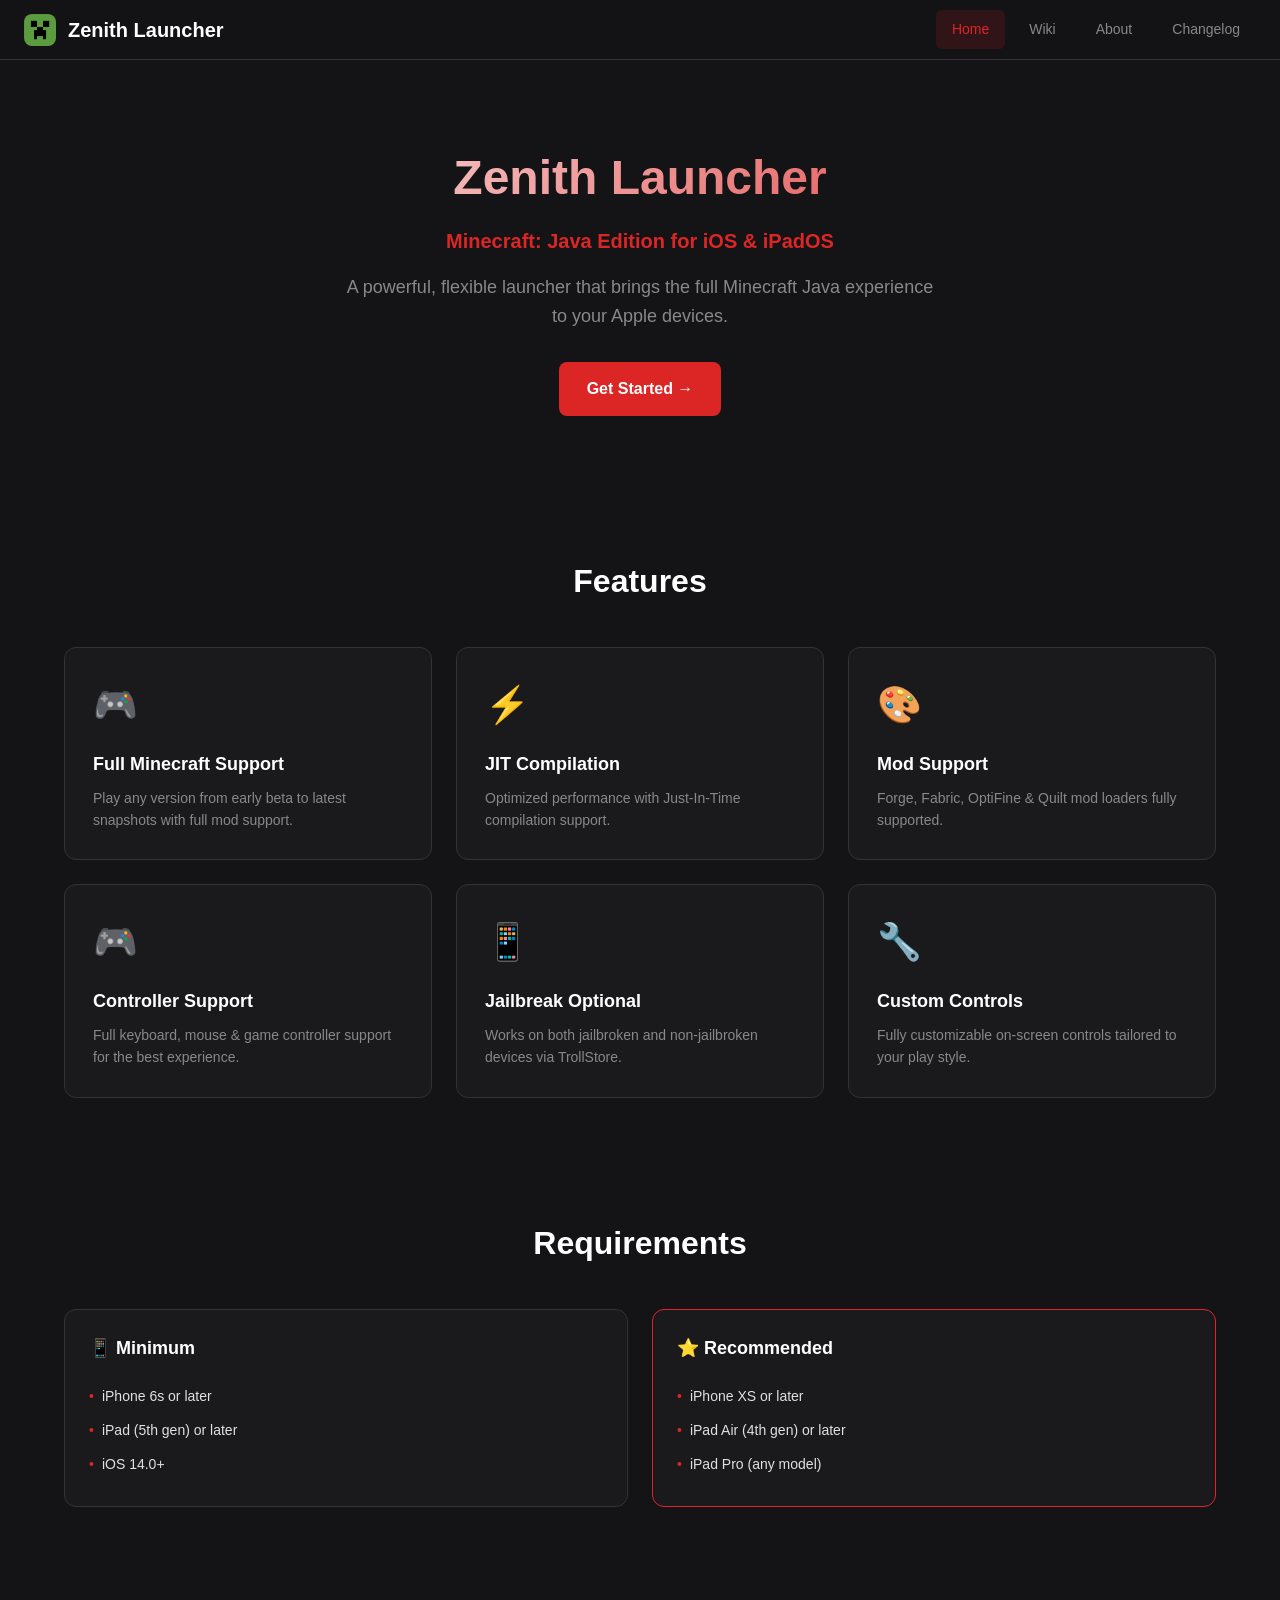
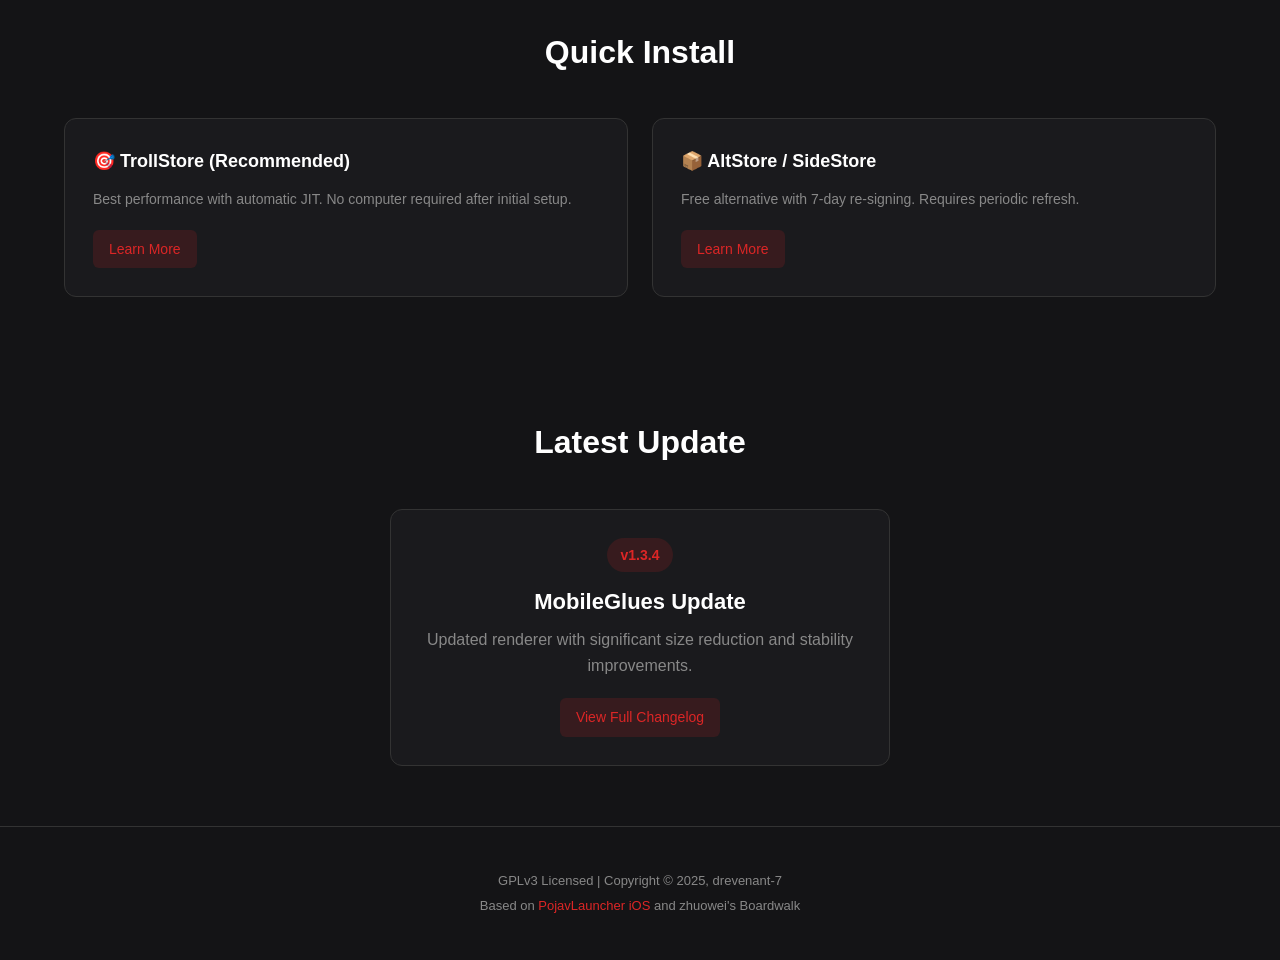
<file: index.html>
<!DOCTYPE html>
<html lang="en">
<head>
    <meta charset="UTF-8">
    <meta name="viewport" content="width=device-width, initial-scale=1.0, maximum-scale=1.0, user-scalable=no">
    <title>Zenith Launcher - Minecraft Java Edition for iOS</title>
    <link rel="stylesheet" href="style.css">
</head>
<body>
    <header>
        <div class="logo">
            <img src="logo.png" alt="Zenith Launcher" width="32" height="32">
            <span>Zenith Launcher</span>
        </div>
        
        <!-- Desktop/Landscape Nav -->
        <nav class="desktop-nav">
            <a href="index.html" class="active">Home</a>
            <a href="wiki.html">Wiki</a>
            <a href="about.html">About</a>
            <a href="changelog.html">Changelog</a>
            
        </nav>
        
        <!-- Portrait Menu Button -->
        <button class="menu-btn" onclick="toggleMenu()">☰</button>
    </header>
    
    <!-- Portrait Menu Overlay -->
    <div class="mobile-menu" id="mobileMenu">
        <button class="close-btn" onclick="toggleMenu()">✕</button>
        <div class="mobile-nav">
            <a href="index.html" class="active">🏠 Home</a>
            <a href="wiki.html">📖 Wiki</a>
            <a href="about.html">ℹ️ About</a>
            <a href="changelog.html">📋 Changelog</a>
            
        </div>
    </div>

    <main>
        <section class="hero">
            <h1>Zenith Launcher</h1>
            <p class="tagline">Minecraft: Java Edition for iOS & iPadOS</p>
            <p class="description">A powerful, flexible launcher that brings the full Minecraft Java experience to your Apple devices.</p>
            <div class="buttons">
                <a href="wiki.html" class="btn btn-primary">Get Started →</a>
            </div>
        </section>

        <section class="features">
            <h2>Features</h2>
            <div class="feature-grid">
                <div class="feature-card">
                    <div class="feature-icon">🎮</div>
                    <h3>Full Minecraft Support</h3>
                    <p>Play any version from early beta to latest snapshots with full mod support.</p>
                </div>
                <div class="feature-card">
                    <div class="feature-icon">⚡</div>
                    <h3>JIT Compilation</h3>
                    <p>Optimized performance with Just-In-Time compilation support.</p>
                </div>
                <div class="feature-card">
                    <div class="feature-icon">🎨</div>
                    <h3>Mod Support</h3>
                    <p>Forge, Fabric, OptiFine & Quilt mod loaders fully supported.</p>
                </div>
                <div class="feature-card">
                    <div class="feature-icon">🎮</div>
                    <h3>Controller Support</h3>
                    <p>Full keyboard, mouse & game controller support for the best experience.</p>
                </div>
                <div class="feature-card">
                    <div class="feature-icon">📱</div>
                    <h3>Jailbreak Optional</h3>
                    <p>Works on both jailbroken and non-jailbroken devices via TrollStore.</p>
                </div>
                <div class="feature-card">
                    <div class="feature-icon">🔧</div>
                    <h3>Custom Controls</h3>
                    <p>Fully customizable on-screen controls tailored to your play style.</p>
                </div>
            </div>
        </section>

        <section class="requirements">
            <h2>Requirements</h2>
            <div class="req-grid">
                <div class="req-card">
                    <h3>📱 Minimum</h3>
                    <ul>
                        <li>iPhone 6s or later</li>
                        <li>iPad (5th gen) or later</li>
                        <li>iOS 14.0+</li>
                    </ul>
                </div>
                <div class="req-card recommended">
                    <h3>⭐ Recommended</h3>
                    <ul>
                        <li>iPhone XS or later</li>
                        <li>iPad Air (4th gen) or later</li>
                        <li>iPad Pro (any model)</li>
                    </ul>
                </div>
            </div>
        </section>

        <section class="installation">
            <h2>Quick Install</h2>
            <div class="install-methods">
                <div class="install-card">
                    <h3>🎯 TrollStore (Recommended)</h3>
                    <p>Best performance with automatic JIT. No computer required after initial setup.</p>
                    <a href="wiki.html#trollstore" class="btn-small">Learn More</a>
                </div>
                <div class="install-card">
                    <h3>📦 AltStore / SideStore</h3>
                    <p>Free alternative with 7-day re-signing. Requires periodic refresh.</p>
                    <a href="wiki.html#altstore" class="btn-small">Learn More</a>
                </div>
            </div>
        </section>

        <section class="latest-news">
            <h2>Latest Update</h2>
            <div class="news-preview">
                <div class="version-badge">v1.3.4</div>
                <h3>MobileGlues Update</h3>
                <p>Updated renderer with significant size reduction and stability improvements.</p>
                <a href="changelog.html" class="btn-small">View Full Changelog</a>
            </div>
        </section>
    </main>

    <footer>
        <p>GPLv3 Licensed | Copyright © 2025, drevenant-7</p>
        <p>Based on <a href="https://github.com/PojavLauncherTeam/PojavLauncher_iOS">PojavLauncher iOS</a> and zhuowei's Boardwalk</p>
    </footer>

    <script>
        function toggleMenu() {
            document.getElementById('mobileMenu').classList.toggle('open');
        }
    </script>
</body>
</html>
</file>
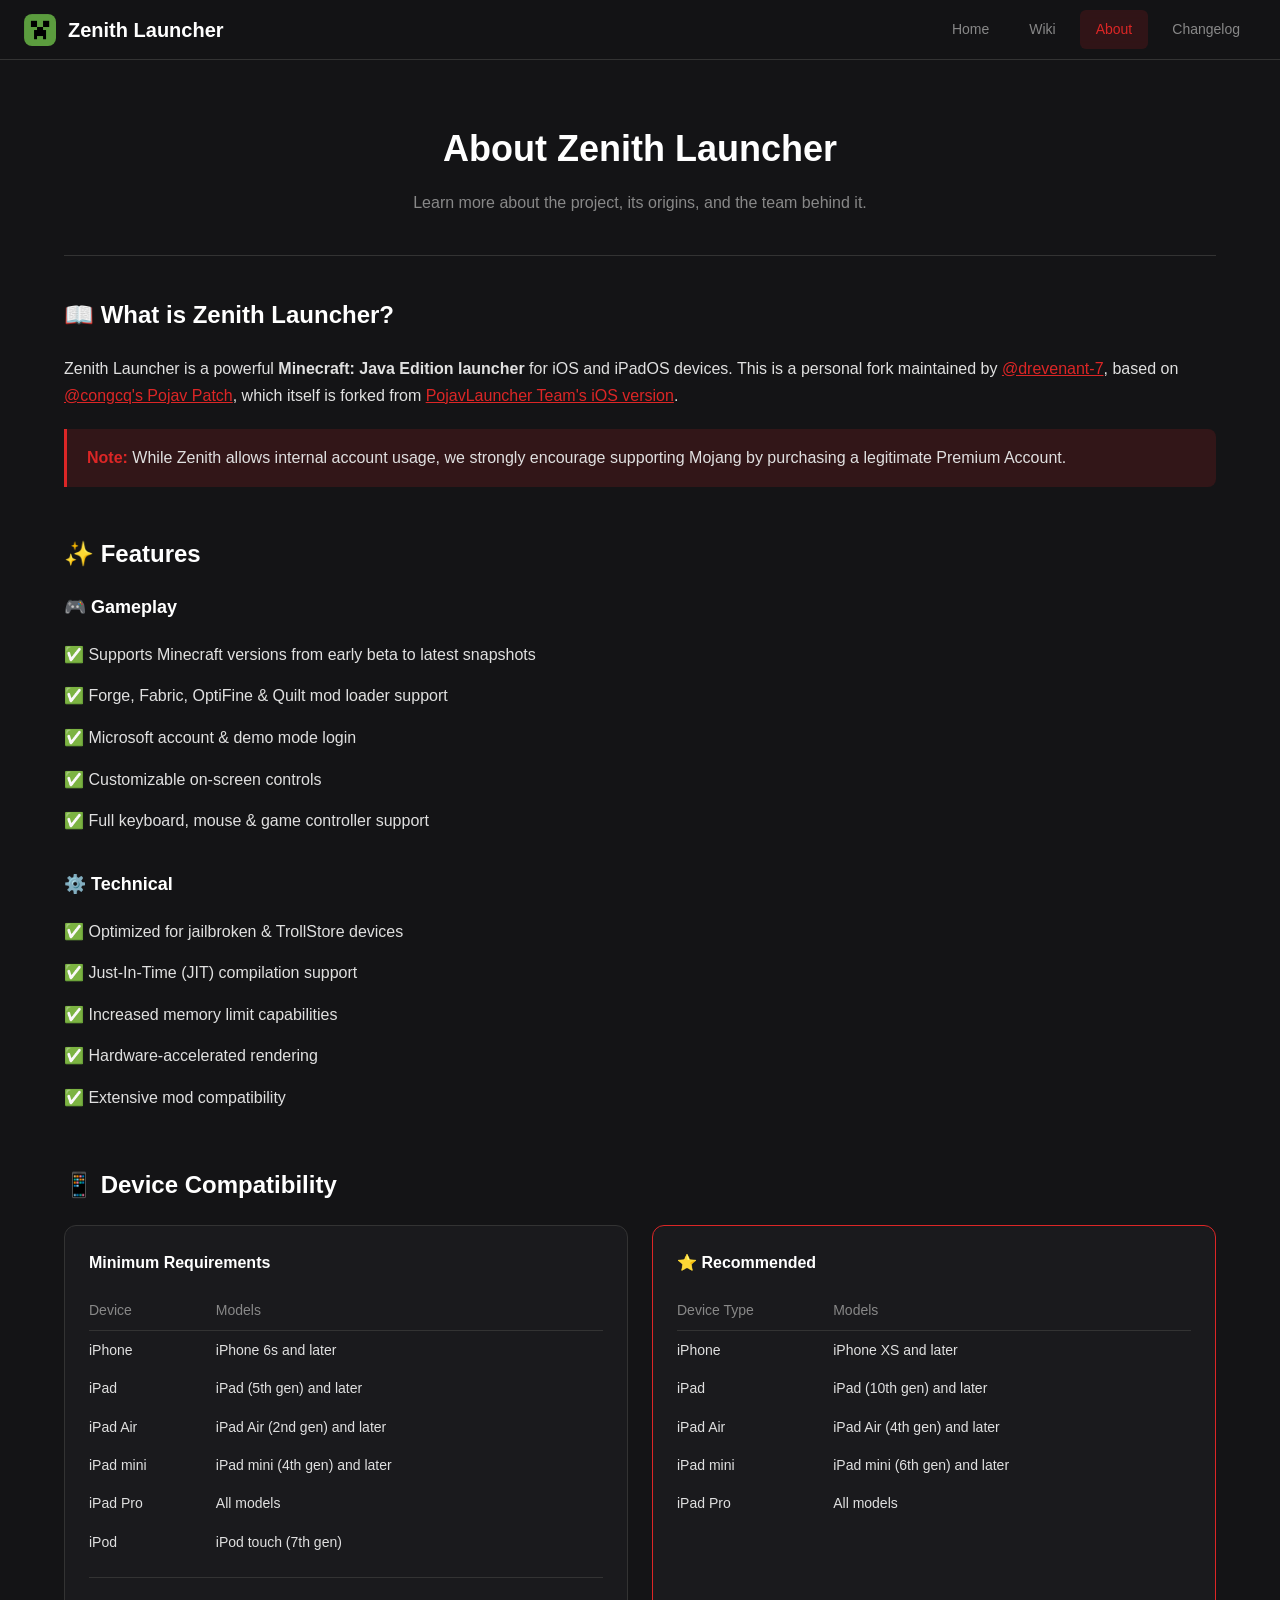
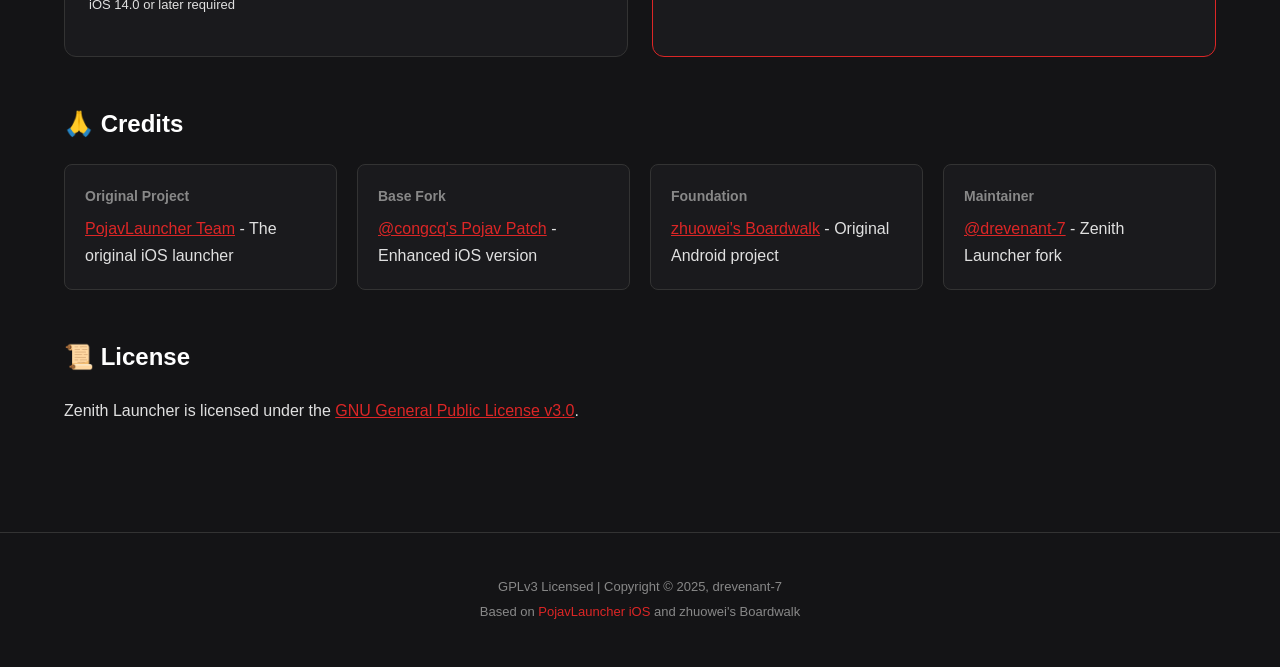
<file: about.html>
<!DOCTYPE html>
<html lang="en">
<head>
    <meta charset="UTF-8">
    <meta name="viewport" content="width=device-width, initial-scale=1.0, maximum-scale=1.0, user-scalable=no">
    <title>About - Zenith Launcher</title>
    <link rel="stylesheet" href="style.css">
</head>
<body>
    <header>
         <div class="logo">
            <img src="logo.png" alt="Zenith Launcher" width="32" height="32">
            <span>Zenith Launcher</span>
        </div>
        
        <!-- Desktop/Landscape Nav -->
        <nav class="desktop-nav">
            <a href="index.html">Home</a>
            <a href="wiki.html">Wiki</a>
            <a href="about.html" class="active">About</a>
            <a href="changelog.html">Changelog</a>
            
        </nav>
        
        <!-- Portrait Menu Button -->
        <button class="menu-btn" onclick="toggleMenu()">☰</button>
    </header>
    
    <!-- Portrait Menu Overlay -->
    <div class="mobile-menu" id="mobileMenu">
        <button class="close-btn" onclick="toggleMenu()">✕</button>
        <div class="mobile-nav">
            <a href="index.html">🏠 Home</a>
            <a href="wiki.html">📖 Wiki</a>
            <a href="about.html" class="active">ℹ️ About</a>
            <a href="changelog.html">📋 Changelog</a>
            
        </div>
    </div>

    <main>
        <section class="page-header">
            <h1>About Zenith Launcher</h1>
            <p>Learn more about the project, its origins, and the team behind it.</p>
        </section>

        <section class="about-content">
            <div class="about-section">
                <h2>📖 What is Zenith Launcher?</h2>
                <p>Zenith Launcher is a powerful <strong>Minecraft: Java Edition launcher</strong> for iOS and iPadOS devices. This is a personal fork maintained by <a href="https://github.com/drevenant-7">@drevenant-7</a>, based on <a href="https://github.com/congcq/PojavLauncher_iOS">@congcq's Pojav Patch</a>, which itself is forked from <a href="https://github.com/PojavLauncherTeam/PojavLauncher_iOS">PojavLauncher Team's iOS version</a>.</p>
                
                <div class="note-box">
                    <strong>Note:</strong> While Zenith allows internal account usage, we strongly encourage supporting Mojang by purchasing a legitimate Premium Account.
                </div>
            </div>

            <div class="about-section">
                <h2>✨ Features</h2>
                
                <div class="feature-category">
                    <h3>🎮 Gameplay</h3>
                    <ul class="checklist">
                        <li>✅ Supports Minecraft versions from early beta to latest snapshots</li>
                        <li>✅ Forge, Fabric, OptiFine & Quilt mod loader support</li>
                        <li>✅ Microsoft account & demo mode login</li>
                        <li>✅ Customizable on-screen controls</li>
                        <li>✅ Full keyboard, mouse & game controller support</li>
                    </ul>
                </div>

                <div class="feature-category">
                    <h3>⚙️ Technical</h3>
                    <ul class="checklist">
                        <li>✅ Optimized for jailbroken & TrollStore devices</li>
                        <li>✅ Just-In-Time (JIT) compilation support</li>
                        <li>✅ Increased memory limit capabilities</li>
                        <li>✅ Hardware-accelerated rendering</li>
                        <li>✅ Extensive mod compatibility</li>
                    </ul>
                </div>
            </div>

            <div class="about-section">
                <h2>📱 Device Compatibility</h2>
                
                <div class="compatibility-grid">
                    <div class="compat-card">
                        <h3>Minimum Requirements</h3>
                        <table>
                            <tr>
                                <th>Device</th>
                                <th>Models</th>
                            </tr>
                            <tr>
                                <td>iPhone</td>
                                <td>iPhone 6s and later</td>
                            </tr>
                            <tr>
                                <td>iPad</td>
                                <td>iPad (5th gen) and later</td>
                            </tr>
                            <tr>
                                <td>iPad Air</td>
                                <td>iPad Air (2nd gen) and later</td>
                            </tr>
                            <tr>
                                <td>iPad mini</td>
                                <td>iPad mini (4th gen) and later</td>
                            </tr>
                            <tr>
                                <td>iPad Pro</td>
                                <td>All models</td>
                            </tr>
                            <tr>
                                <td>iPod</td>
                                <td>iPod touch (7th gen)</td>
                            </tr>
                        </table>
                        <p class="req-note">iOS 14.0 or later required</p>
                    </div>

                    <div class="compat-card recommended">
                        <h3>⭐ Recommended</h3>
                        <table>
                            <tr>
                                <th>Device Type</th>
                                <th>Models</th>
                            </tr>
                            <tr>
                                <td>iPhone</td>
                                <td>iPhone XS and later</td>
                            </tr>
                            <tr>
                                <td>iPad</td>
                                <td>iPad (10th gen) and later</td>
                            </tr>
                            <tr>
                                <td>iPad Air</td>
                                <td>iPad Air (4th gen) and later</td>
                            </tr>
                            <tr>
                                <td>iPad mini</td>
                                <td>iPad mini (6th gen) and later</td>
                            </tr>
                            <tr>
                                <td>iPad Pro</td>
                                <td>All models</td>
                            </tr>
                        </table>
                    </div>
                </div>
            </div>

            <div class="about-section">
                <h2>🙏 Credits</h2>
                <div class="credits">
                    <div class="credit-item">
                        <h4>Original Project</h4>
                        <p><a href="https://github.com/PojavLauncherTeam/PojavLauncher_iOS">PojavLauncher Team</a> - The original iOS launcher</p>
                    </div>
                    <div class="credit-item">
                        <h4>Base Fork</h4>
                        <p><a href="https://github.com/congcq/PojavLauncher_iOS">@congcq's Pojav Patch</a> - Enhanced iOS version</p>
                    </div>
                    <div class="credit-item">
                        <h4>Foundation</h4>
                        <p><a href="https://github.com/zhuowei/Boardwalk">zhuowei's Boardwalk</a> - Original Android project</p>
                    </div>
                    <div class="credit-item">
                        <h4>Maintainer</h4>
                        <p><a href="https://github.com/drevenant-7">@drevenant-7</a> - Zenith Launcher fork</p>
                    </div>
                </div>
            </div>

            <div class="about-section">
                <h2>📜 License</h2>
                <p>Zenith Launcher is licensed under the <a href="https://www.gnu.org/licenses/gpl-3.0">GNU General Public License v3.0</a>.</p>
            </div>
        </section>
    </main>

    <footer>
        <p>GPLv3 Licensed | Copyright © 2025, drevenant-7</p>
        <p>Based on <a href="https://github.com/PojavLauncherTeam/PojavLauncher_iOS">PojavLauncher iOS</a> and zhuowei's Boardwalk</p>
    </footer>

    <script>
        function toggleMenu() {
            document.getElementById('mobileMenu').classList.toggle('open');
        }
    </script>
</body>
</html>
</file>
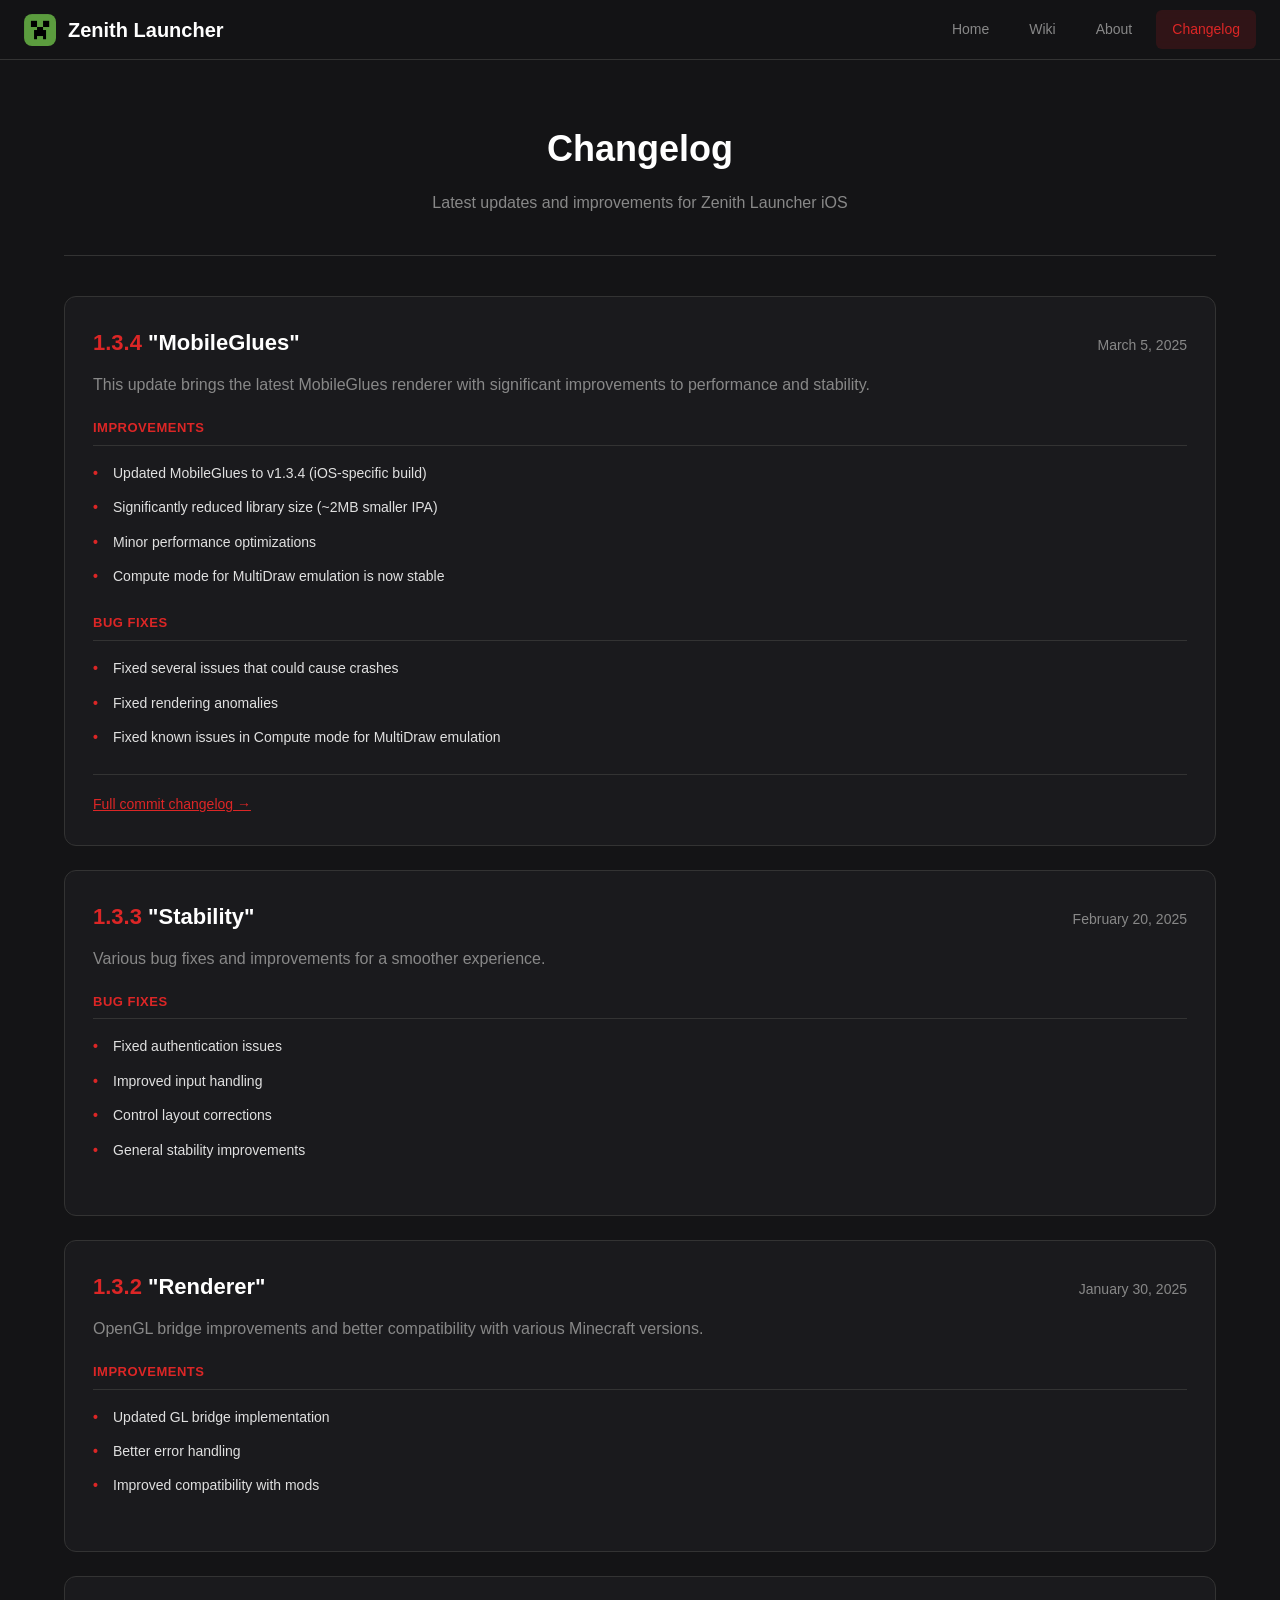
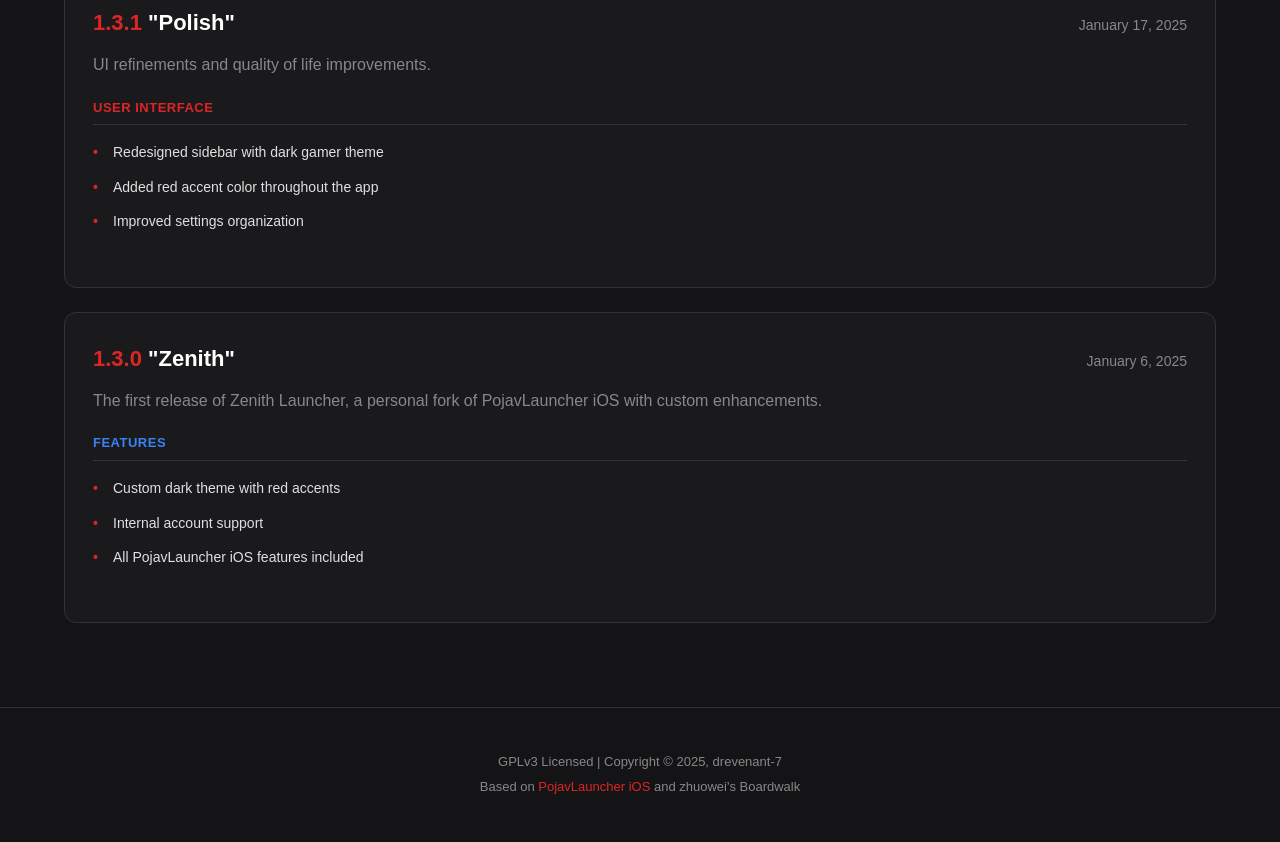
<file: changelog.html>
<!DOCTYPE html>
<html lang="en">
<head>
    <meta charset="UTF-8">
    <meta name="viewport" content="width=device-width, initial-scale=1.0, maximum-scale=1.0, user-scalable=no">
    <title>Changelog - Zenith Launcher</title>
    <link rel="stylesheet" href="style.css">
</head>
<body>
    <header>
         <div class="logo">
            <img src="logo.png" alt="Zenith Launcher" width="32" height="32">
            <span>Zenith Launcher</span>
        </div>
        
        <!-- Desktop/Landscape Nav -->
        <nav class="desktop-nav">
            <a href="index.html">Home</a>
            <a href="wiki.html">Wiki</a>
            <a href="about.html">About</a>
            <a href="changelog.html" class="active">Changelog</a>
            
        </nav>
        
        <!-- Portrait Menu Button -->
        <button class="menu-btn" onclick="toggleMenu()">☰</button>
    </header>
    
    <!-- Portrait Menu Overlay -->
    <div class="mobile-menu" id="mobileMenu">
        <button class="close-btn" onclick="toggleMenu()">✕</button>
        <div class="mobile-nav">
            <a href="index.html">🏠 Home</a>
            <a href="wiki.html">📖 Wiki</a>
            <a href="about.html">ℹ️ About</a>
            <a href="changelog.html" class="active">📋 Changelog</a>
         
        </div>
    </div>

    <main>
        <section class="page-header">
            <h1>Changelog</h1>
            <p>Latest updates and improvements for Zenith Launcher iOS</p>
        </section>

        <section class="changelog">
            <!-- Version 1.3.4 -->
            <div class="version-section">
                <div class="version-header">
                    <h2><span class="version-num">1.3.4</span> "MobileGlues"</h2>
                    <span class="version-date">March 5, 2025</span>
                </div>
                <p class="version-desc">This update brings the latest MobileGlues renderer with significant improvements to performance and stability.</p>
                
                <div class="change-section">
                    <h3 class="section-title">Improvements</h3>
                    <ul>
                        <li>Updated MobileGlues to v1.3.4 (iOS-specific build)</li>
                        <li>Significantly reduced library size (~2MB smaller IPA)</li>
                        <li>Minor performance optimizations</li>
                        <li>Compute mode for MultiDraw emulation is now stable</li>
                    </ul>
                </div>
                
                <div class="change-section">
                    <h3 class="section-title bugfix">Bug Fixes</h3>
                    <ul>
                        <li>Fixed several issues that could cause crashes</li>
                        <li>Fixed rendering anomalies</li>
                        <li>Fixed known issues in Compute mode for MultiDraw emulation</li>
                    </ul>
                </div>
                
                <div class="version-links">
                    <a href="https://github.com/drevenant-7/Zenith-Launcher-iOS/compare/v1.3.3...v1.3.4" target="_blank">Full commit changelog →</a>
                </div>
            </div>

            <!-- Version 1.3.3 -->
            <div class="version-section">
                <div class="version-header">
                    <h2><span class="version-num">1.3.3</span> "Stability"</h2>
                    <span class="version-date">February 20, 2025</span>
                </div>
                <p class="version-desc">Various bug fixes and improvements for a smoother experience.</p>
                
                <div class="change-section">
                    <h3 class="section-title bugfix">Bug Fixes</h3>
                    <ul>
                        <li>Fixed authentication issues</li>
                        <li>Improved input handling</li>
                        <li>Control layout corrections</li>
                        <li>General stability improvements</li>
                    </ul>
                </div>
            </div>

            <!-- Version 1.3.2 -->
            <div class="version-section">
                <div class="version-header">
                    <h2><span class="version-num">1.3.2</span> "Renderer"</h2>
                    <span class="version-date">January 30, 2025</span>
                </div>
                <p class="version-desc">OpenGL bridge improvements and better compatibility with various Minecraft versions.</p>
                
                <div class="change-section">
                    <h3 class="section-title">Improvements</h3>
                    <ul>
                        <li>Updated GL bridge implementation</li>
                        <li>Better error handling</li>
                        <li>Improved compatibility with mods</li>
                    </ul>
                </div>
            </div>

            <!-- Version 1.3.1 -->
            <div class="version-section">
                <div class="version-header">
                    <h2><span class="version-num">1.3.1</span> "Polish"</h2>
                    <span class="version-date">January 17, 2025</span>
                </div>
                <p class="version-desc">UI refinements and quality of life improvements.</p>
                
                <div class="change-section">
                    <h3 class="section-title">User Interface</h3>
                    <ul>
                        <li>Redesigned sidebar with dark gamer theme</li>
                        <li>Added red accent color throughout the app</li>
                        <li>Improved settings organization</li>
                    </ul>
                </div>
            </div>

            <!-- Version 1.3.0 -->
            <div class="version-section">
                <div class="version-header">
                    <h2><span class="version-num">1.3.0</span> "Zenith"</h2>
                    <span class="version-date">January 6, 2025</span>
                </div>
                <p class="version-desc">The first release of Zenith Launcher, a personal fork of PojavLauncher iOS with custom enhancements.</p>
                
                <div class="change-section">
                    <h3 class="section-title feature">Features</h3>
                    <ul>
                        <li>Custom dark theme with red accents</li>
                        <li>Internal account support</li>
                        <li>All PojavLauncher iOS features included</li>
                    </ul>
                </div>
            </div>
        </section>
    </main>

    <footer>
        <p>GPLv3 Licensed | Copyright © 2025, drevenant-7</p>
        <p>Based on <a href="https://github.com/PojavLauncherTeam/PojavLauncher_iOS">PojavLauncher iOS</a> and zhuowei's Boardwalk</p>
    </footer>

    <script>
        function toggleMenu() {
            document.getElementById('mobileMenu').classList.toggle('open');
        }
    </script>
</body>
</html>
</file>
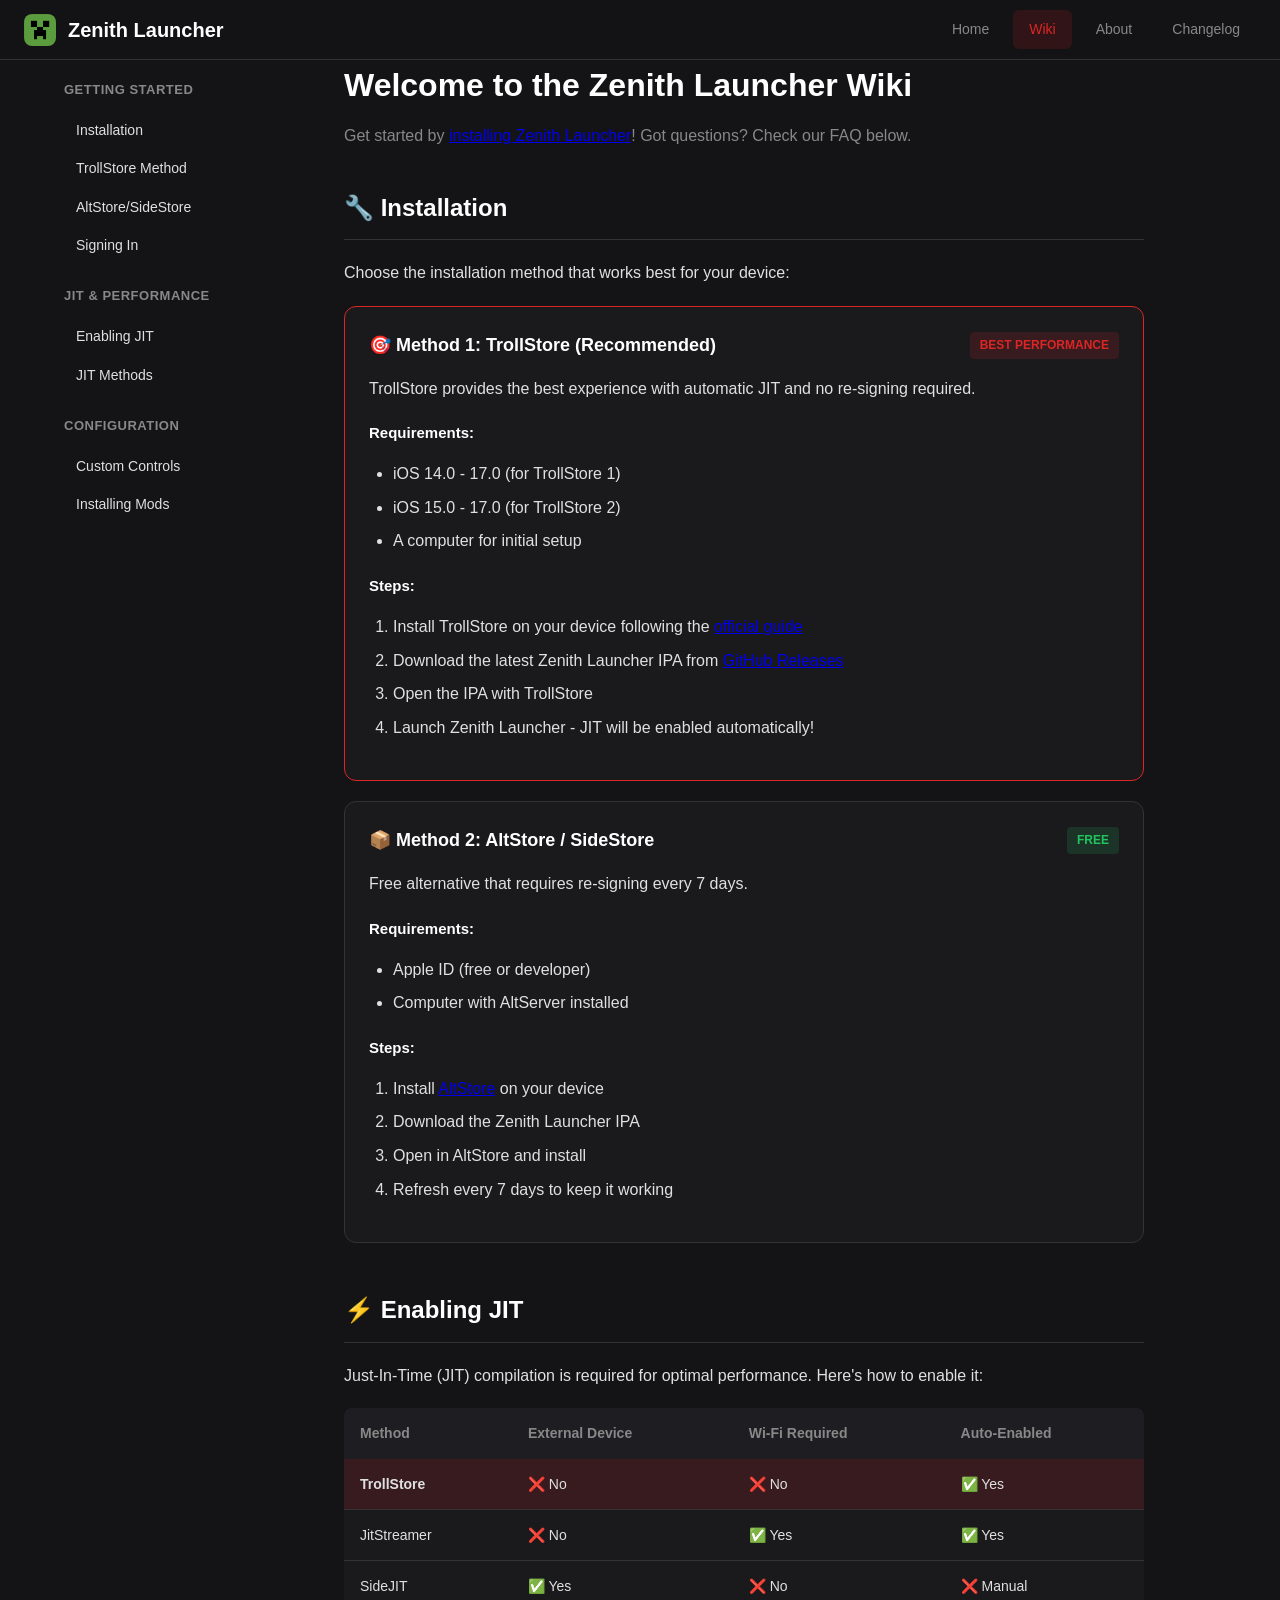
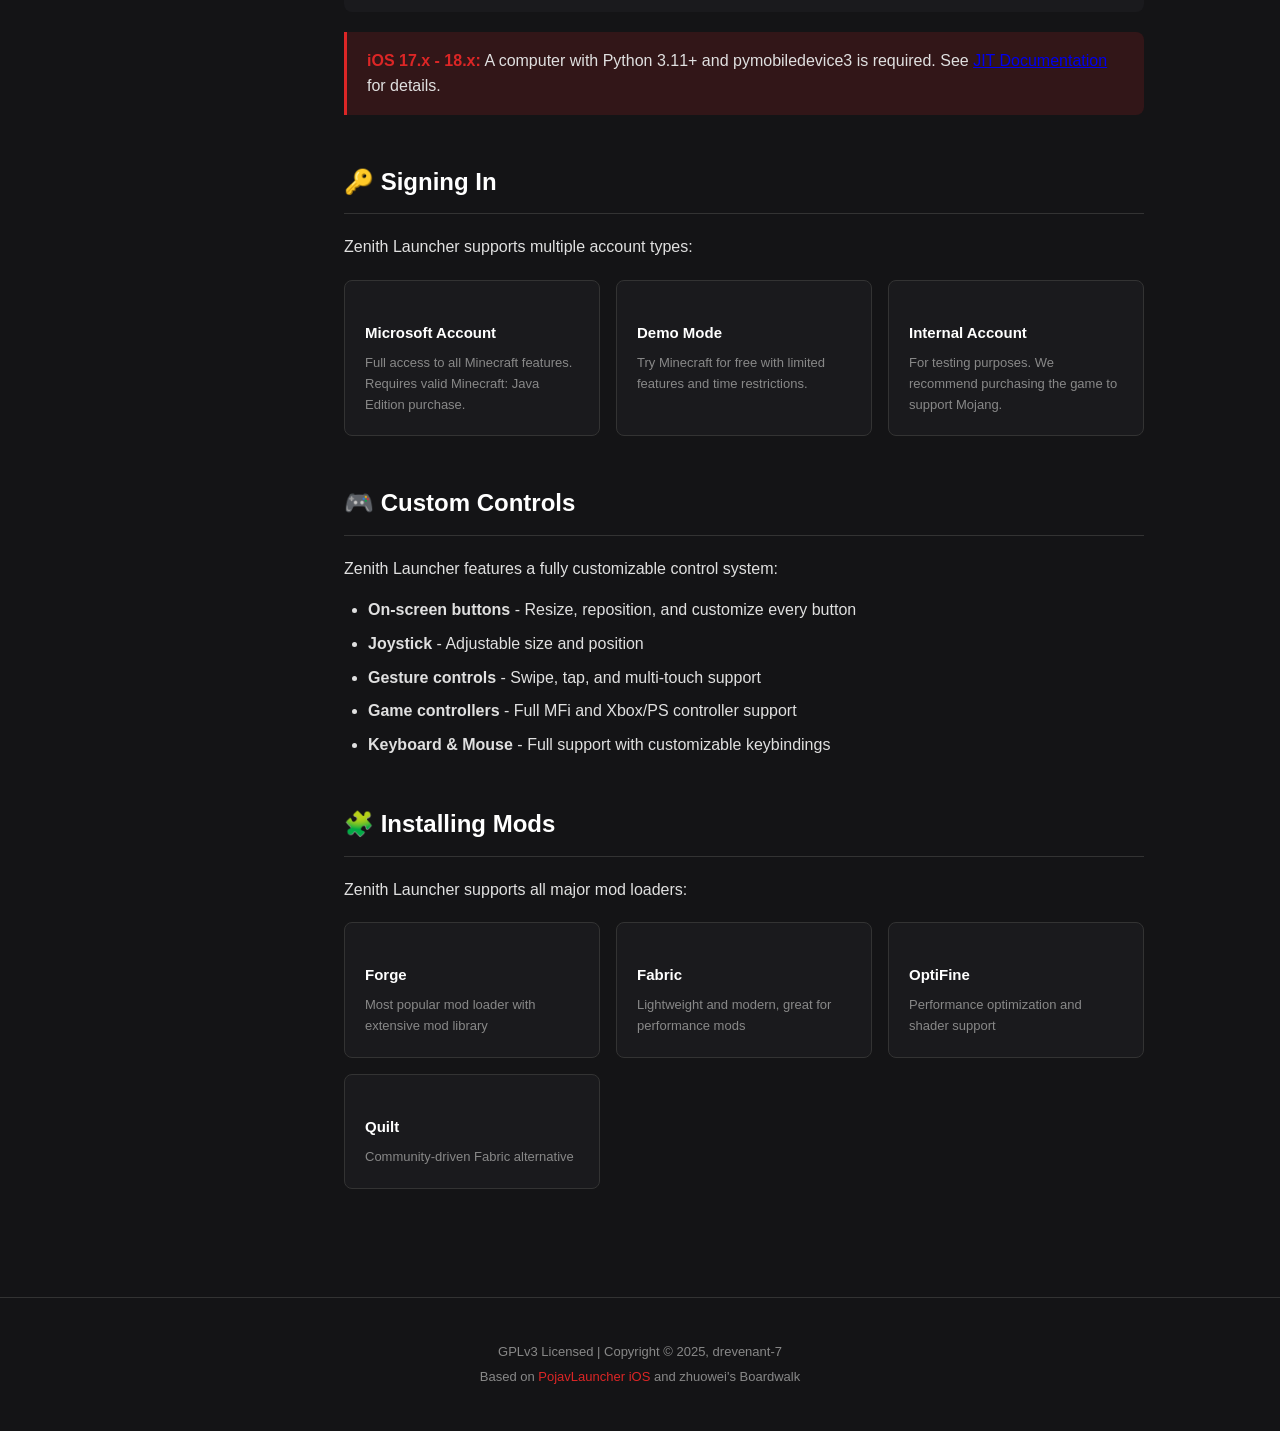
<file: wiki.html>
<!DOCTYPE html>
<html lang="en">
<head>
    <meta charset="UTF-8">
    <meta name="viewport" content="width=device-width, initial-scale=1.0, maximum-scale=1.0, user-scalable=no">
    <title>Wiki - Zenith Launcher</title>
    <link rel="stylesheet" href="style.css">
</head>
<body>
    <header>
         <div class="logo">
            <img src="logo.png" alt="Zenith Launcher" width="32" height="32">
            <span>Zenith Launcher</span>
        </div>
        
        <!-- Desktop/Landscape Nav -->
        <nav class="desktop-nav">
            <a href="index.html">Home</a>
            <a href="wiki.html" class="active">Wiki</a>
            <a href="about.html">About</a>
            <a href="changelog.html">Changelog</a>
            
        </nav>
        
        <!-- Portrait Menu Button -->
        <button class="menu-btn" onclick="toggleMenu()">☰</button>
    </header>
    
    <!-- Portrait Menu Overlay -->
    <div class="mobile-menu" id="mobileMenu">
        <button class="close-btn" onclick="toggleMenu()">✕</button>
        <div class="mobile-nav">
            <a href="index.html">🏠 Home</a>
            <a href="wiki.html" class="active">📖 Wiki</a>
            <a href="about.html">ℹ️ About</a>
            <a href="changelog.html">📋 Changelog</a>
           
        </div>
    </div>

    <main class="wiki-layout">
        <aside class="wiki-sidebar">
            <h3>Getting Started</h3>
            <ul>
                <li><a href="#installation">Installation</a></li>
                <li><a href="#trollstore">TrollStore Method</a></li>
                <li><a href="#altstore">AltStore/SideStore</a></li>
                <li><a href="#sign-in">Signing In</a></li>
            </ul>
            <h3>JIT & Performance</h3>
            <ul>
                <li><a href="#jit">Enabling JIT</a></li>
                <li><a href="#jit-methods">JIT Methods</a></li>
            </ul>
            <h3>Configuration</h3>
            <ul>
                <li><a href="#controls">Custom Controls</a></li>
                <li><a href="#mods">Installing Mods</a></li>
            </ul>
        </aside>

        <article class="wiki-content">
            <h1>Welcome to the Zenith Launcher Wiki</h1>
            <p class="intro">Get started by <a href="#installation">installing Zenith Launcher</a>! Got questions? Check our FAQ below.</p>

            <section id="installation" class="wiki-section">
                <h2>🔧 Installation</h2>
                <p>Choose the installation method that works best for your device:</p>

                <div id="trollstore" class="method-card recommended">
                    <div class="method-header">
                        <h3>🎯 Method 1: TrollStore (Recommended)</h3>
                        <span class="badge best">Best Performance</span>
                    </div>
                    <p>TrollStore provides the best experience with automatic JIT and no re-signing required.</p>
                    
                    <h4>Requirements:</h4>
                    <ul>
                        <li>iOS 14.0 - 17.0 (for TrollStore 1)</li>
                        <li>iOS 15.0 - 17.0 (for TrollStore 2)</li>
                        <li>A computer for initial setup</li>
                    </ul>

                    <h4>Steps:</h4>
                    <ol>
                        <li>Install TrollStore on your device following the <a href="https://github.com/opa334/TrollStore" target="_blank">official guide</a></li>
                        <li>Download the latest Zenith Launcher IPA from <a href="https://github.com/drevenant-7/Zenith-Launcher-iOS/releases" target="_blank">GitHub Releases</a></li>
                        <li>Open the IPA with TrollStore</li>
                        <li>Launch Zenith Launcher - JIT will be enabled automatically!</li>
                    </ol>
                </div>

                <div id="altstore" class="method-card">
                    <div class="method-header">
                        <h3>📦 Method 2: AltStore / SideStore</h3>
                        <span class="badge free">Free</span>
                    </div>
                    <p>Free alternative that requires re-signing every 7 days.</p>
                    
                    <h4>Requirements:</h4>
                    <ul>
                        <li>Apple ID (free or developer)</li>
                        <li>Computer with AltServer installed</li>
                    </ul>

                    <h4>Steps:</h4>
                    <ol>
                        <li>Install <a href="https://altstore.io" target="_blank">AltStore</a> on your device</li>
                        <li>Download the Zenith Launcher IPA</li>
                        <li>Open in AltStore and install</li>
                        <li>Refresh every 7 days to keep it working</li>
                    </ol>
                </div>
            </section>

            <section id="jit" class="wiki-section">
                <h2>⚡ Enabling JIT</h2>
                <p>Just-In-Time (JIT) compilation is required for optimal performance. Here's how to enable it:</p>

                <div id="jit-methods" class="jit-table">
                    <table>
                        <thead>
                            <tr>
                                <th>Method</th>
                                <th>External Device</th>
                                <th>Wi-Fi Required</th>
                                <th>Auto-Enabled</th>
                            </tr>
                        </thead>
                        <tbody>
                            <tr class="highlight">
                                <td><strong>TrollStore</strong></td>
                                <td>❌ No</td>
                                <td>❌ No</td>
                                <td>✅ Yes</td>
                            </tr>
                            <tr>
                                <td>JitStreamer</td>
                                <td>❌ No</td>
                                <td>✅ Yes</td>
                                <td>✅ Yes</td>
                            </tr>
                            <tr>
                                <td>SideJIT</td>
                                <td>✅ Yes</td>
                                <td>❌ No</td>
                                <td>❌ Manual</td>
                            </tr>
                        </tbody>
                    </table>
                </div>

                <div class="note-box">
                    <strong>iOS 17.x - 18.x:</strong> A computer with Python 3.11+ and pymobiledevice3 is required. See <a href="https://github.com/PojavLauncherTeam/PojavLauncher_iOS/wiki/JIT-Enabling-Guides" target="_blank">JIT Documentation</a> for details.
                </div>
            </section>

            <section id="sign-in" class="wiki-section">
                <h2>🔑 Signing In</h2>
                <p>Zenith Launcher supports multiple account types:</p>
                
                <div class="signin-options">
                    <div class="signin-card">
                        <h4>Microsoft Account</h4>
                        <p>Full access to all Minecraft features. Requires valid Minecraft: Java Edition purchase.</p>
                    </div>
                    <div class="signin-card">
                        <h4>Demo Mode</h4>
                        <p>Try Minecraft for free with limited features and time restrictions.</p>
                    </div>
                    <div class="signin-card">
                        <h4>Internal Account</h4>
                        <p>For testing purposes. We recommend purchasing the game to support Mojang.</p>
                    </div>
                </div>
            </section>

            <section id="controls" class="wiki-section">
                <h2>🎮 Custom Controls</h2>
                <p>Zenith Launcher features a fully customizable control system:</p>
                <ul>
                    <li><strong>On-screen buttons</strong> - Resize, reposition, and customize every button</li>
                    <li><strong>Joystick</strong> - Adjustable size and position</li>
                    <li><strong>Gesture controls</strong> - Swipe, tap, and multi-touch support</li>
                    <li><strong>Game controllers</strong> - Full MFi and Xbox/PS controller support</li>
                    <li><strong>Keyboard & Mouse</strong> - Full support with customizable keybindings</li>
                </ul>
            </section>

            <section id="mods" class="wiki-section">
                <h2>🧩 Installing Mods</h2>
                <p>Zenith Launcher supports all major mod loaders:</p>
                
                <div class="mod-loaders">
                    <div class="loader-card">
                        <h4>Forge</h4>
                        <p>Most popular mod loader with extensive mod library</p>
                    </div>
                    <div class="loader-card">
                        <h4>Fabric</h4>
                        <p>Lightweight and modern, great for performance mods</p>
                    </div>
                    <div class="loader-card">
                        <h4>OptiFine</h4>
                        <p>Performance optimization and shader support</p>
                    </div>
                    <div class="loader-card">
                        <h4>Quilt</h4>
                        <p>Community-driven Fabric alternative</p>
                    </div>
                </div>
            </section>
        </article>
    </main>

    <footer>
        <p>GPLv3 Licensed | Copyright © 2025, drevenant-7</p>
        <p>Based on <a href="https://github.com/PojavLauncherTeam/PojavLauncher_iOS">PojavLauncher iOS</a> and zhuowei's Boardwalk</p>
    </footer>

    <script>
        function toggleMenu() {
            document.getElementById('mobileMenu').classList.toggle('open');
        }
    </script>
</body>
</html>
</file>
<file: style.css>
/* ===== Zenith Launcher Website Styles ===== */
/* Dark theme with red accents */

:root {
    --bg-primary: #141416;
    --bg-secondary: #1e1e22;
    --bg-card: #1a1a1d;
    --border-color: #333;
    --text-primary: #ffffff;
    --text-secondary: #e0e0e0;
    --text-muted: #888;
    --accent-red: #dc2626;
    --accent-red-dim: rgba(220, 38, 38, 0.15);
    --accent-green: #22c55e;
    --accent-blue: #3b82f6;
    --header-height: 60px;
}

* {
    margin: 0;
    padding: 0;
    box-sizing: border-box;
}

body {
    font-family: -apple-system, BlinkMacSystemFont, 'Segoe UI', Roboto, 'Helvetica Neue', Arial, sans-serif;
    background-color: var(--bg-primary);
    color: var(--text-secondary);
    line-height: 1.6;
    min-height: 100vh;
}

/* ===== Header ===== */
header {
    position: fixed;
    top: 0;
    left: 0;
    right: 0;
    height: var(--header-height);
    background: rgba(20, 20, 22, 0.95);
    backdrop-filter: blur(10px);
    border-bottom: 1px solid var(--border-color);
    display: flex;
    align-items: center;
    justify-content: space-between;
    padding: 0 24px;
    z-index: 1000;
}

.logo {
    display: flex;
    align-items: center;
    gap: 12px;
    font-size: 20px;
    font-weight: bold;
    color: var(--text-primary);
    flex-shrink: 0;
}

.logo img {
    width: 36px;
    height: 36px;
    border-radius: 8px;
}

/* ===== Desktop Navigation ===== */
.desktop-nav {
    display: flex;
    gap: 8px;
}

.desktop-nav a {
    color: var(--text-muted);
    text-decoration: none;
    padding: 8px 16px;
    border-radius: 6px;
    font-size: 14px;
    font-weight: 500;
    transition: all 0.2s;
    white-space: nowrap;
}

.desktop-nav a:hover {
    color: var(--text-primary);
    background: var(--bg-secondary);
}

.desktop-nav a.active {
    color: var(--accent-red);
    background: var(--accent-red-dim);
}

/* ===== Mobile Menu Button ===== */
.menu-btn {
    display: none;
    background: var(--accent-red-dim);
    border: none;
    color: var(--accent-red);
    font-size: 20px;
    cursor: pointer;
    padding: 8px 14px;
    border-radius: 8px;
    transition: all 0.2s;
}

.menu-btn:hover {
    background: var(--accent-red);
    color: white;
}

/* ===== Mobile Menu Overlay ===== */
.mobile-menu {
    display: none;
    position: fixed;
    top: 0;
    left: 0;
    right: 0;
    bottom: 0;
    background: rgba(20, 20, 22, 0.98);
    backdrop-filter: blur(10px);
    z-index: 2000;
    padding: 80px 24px;
    flex-direction: column;
}

.mobile-menu.open {
    display: flex;
}

.close-btn {
    position: absolute;
    top: 16px;
    right: 20px;
    background: var(--bg-secondary);
    border: 1px solid var(--border-color);
    color: var(--text-primary);
    font-size: 18px;
    cursor: pointer;
    width: 44px;
    height: 44px;
    border-radius: 10px;
    display: flex;
    align-items: center;
    justify-content: center;
    transition: all 0.2s;
}

.close-btn:hover {
    background: var(--accent-red-dim);
    border-color: var(--accent-red);
    color: var(--accent-red);
}

.mobile-nav {
    display: flex;
    flex-direction: column;
    gap: 10px;
}

.mobile-nav a {
    color: var(--text-secondary);
    text-decoration: none;
    padding: 18px 20px;
    font-size: 18px;
    border-radius: 12px;
    background: var(--bg-card);
    border: 1px solid var(--border-color);
    display: flex;
    align-items: center;
    gap: 14px;
    transition: all 0.2s;
}

.mobile-nav a:hover,
.mobile-nav a.active {
    background: var(--accent-red-dim);
    border-color: var(--accent-red);
    color: var(--text-primary);
}

/* ===== Main Content ===== */
main {
    padding-top: var(--header-height);
    max-width: 1200px;
    margin: 0 auto;
    padding-left: 24px;
    padding-right: 24px;
}

/* ===== Hero Section ===== */
.hero {
    text-align: center;
    padding: 80px 20px;
}

.hero h1 {
    font-size: 48px;
    font-weight: 800;
    color: var(--text-primary);
    margin-bottom: 8px;
    background: linear-gradient(135deg, #fff 0%, #dc2626 100%);
    -webkit-background-clip: text;
    -webkit-text-fill-color: transparent;
    background-clip: text;
}

.hero .tagline {
    font-size: 20px;
    color: var(--accent-red);
    font-weight: 600;
    margin-bottom: 16px;
}

.hero .description {
    font-size: 18px;
    color: var(--text-muted);
    max-width: 600px;
    margin: 0 auto 32px;
}

.buttons {
    display: flex;
    gap: 16px;
    justify-content: center;
    flex-wrap: wrap;
}

.btn {
    display: inline-block;
    padding: 14px 28px;
    border-radius: 8px;
    font-size: 16px;
    font-weight: 600;
    text-decoration: none;
    transition: all 0.2s;
}

.btn-primary {
    background: var(--accent-red);
    color: white;
}

.btn-primary:hover {
    background: #b91c1c;
    transform: translateY(-2px);
}

.btn-secondary {
    background: var(--bg-secondary);
    color: var(--text-primary);
    border: 1px solid var(--border-color);
}

.btn-secondary:hover {
    background: var(--border-color);
}

.btn-small {
    display: inline-block;
    padding: 8px 16px;
    background: var(--accent-red-dim);
    color: var(--accent-red);
    border-radius: 6px;
    font-size: 14px;
    font-weight: 500;
    text-decoration: none;
    transition: all 0.2s;
}

.btn-small:hover {
    background: var(--accent-red);
    color: white;
}

/* ===== Features Section ===== */
.features {
    padding: 60px 0;
}

.features h2 {
    text-align: center;
    font-size: 32px;
    color: var(--text-primary);
    margin-bottom: 40px;
}

.feature-grid {
    display: grid;
    grid-template-columns: repeat(auto-fit, minmax(300px, 1fr));
    gap: 24px;
}

.feature-card {
    background: var(--bg-card);
    border: 1px solid var(--border-color);
    border-radius: 12px;
    padding: 28px;
    transition: all 0.2s;
}

.feature-card:hover {
    border-color: var(--accent-red);
    transform: translateY(-4px);
}

.feature-icon {
    font-size: 36px;
    margin-bottom: 16px;
}

.feature-card h3 {
    font-size: 18px;
    color: var(--text-primary);
    margin-bottom: 8px;
}

.feature-card p {
    color: var(--text-muted);
    font-size: 14px;
}

/* ===== Requirements Section ===== */
.requirements {
    padding: 60px 0;
}

.requirements h2 {
    text-align: center;
    font-size: 32px;
    color: var(--text-primary);
    margin-bottom: 40px;
}

.req-grid {
    display: grid;
    grid-template-columns: repeat(auto-fit, minmax(280px, 1fr));
    gap: 24px;
}

.req-card {
    background: var(--bg-card);
    border: 1px solid var(--border-color);
    border-radius: 12px;
    padding: 24px;
}

.req-card.recommended {
    border-color: var(--accent-red);
}

.req-card h3 {
    font-size: 18px;
    color: var(--text-primary);
    margin-bottom: 16px;
}

.req-card ul {
    list-style: none;
}

.req-card li {
    padding: 6px 0;
    color: var(--text-secondary);
    font-size: 14px;
}

.req-card li::before {
    content: "•";
    color: var(--accent-red);
    margin-right: 8px;
}

.req-note {
    margin-top: 16px;
    padding-top: 16px;
    border-top: 1px solid var(--border-color);
    color: var(--text-muted);
    font-size: 13px;
}

/* ===== Installation Section ===== */
.installation {
    padding: 60px 0;
}

.installation h2 {
    text-align: center;
    font-size: 32px;
    color: var(--text-primary);
    margin-bottom: 40px;
}

.install-methods {
    display: grid;
    grid-template-columns: repeat(auto-fit, minmax(300px, 1fr));
    gap: 24px;
}

.install-card {
    background: var(--bg-card);
    border: 1px solid var(--border-color);
    border-radius: 12px;
    padding: 28px;
}

.install-card h3 {
    font-size: 18px;
    color: var(--text-primary);
    margin-bottom: 12px;
}

.install-card p {
    color: var(--text-muted);
    font-size: 14px;
    margin-bottom: 20px;
}

/* ===== Latest News Section ===== */
.latest-news {
    padding: 60px 0;
}

.latest-news h2 {
    text-align: center;
    font-size: 32px;
    color: var(--text-primary);
    margin-bottom: 40px;
}

.news-preview {
    background: var(--bg-card);
    border: 1px solid var(--border-color);
    border-radius: 12px;
    padding: 28px;
    text-align: center;
    max-width: 500px;
    margin: 0 auto;
}

.version-badge {
    display: inline-block;
    background: var(--accent-red-dim);
    color: var(--accent-red);
    padding: 6px 14px;
    border-radius: 20px;
    font-size: 14px;
    font-weight: bold;
    margin-bottom: 12px;
}

.news-preview h3 {
    font-size: 22px;
    color: var(--text-primary);
    margin-bottom: 8px;
}

.news-preview p {
    color: var(--text-muted);
    margin-bottom: 20px;
}

/* ===== Page Header ===== */
.page-header {
    text-align: center;
    padding: 60px 20px 40px;
    border-bottom: 1px solid var(--border-color);
    margin-bottom: 40px;
}

.page-header h1 {
    font-size: 36px;
    color: var(--text-primary);
    margin-bottom: 12px;
}

.page-header p {
    color: var(--text-muted);
    font-size: 16px;
}

/* ===== Changelog Styles ===== */
.changelog {
    padding-bottom: 60px;
}

.version-section {
    background: var(--bg-card);
    border: 1px solid var(--border-color);
    border-radius: 12px;
    padding: 28px;
    margin-bottom: 24px;
}

.version-header {
    display: flex;
    align-items: baseline;
    justify-content: space-between;
    flex-wrap: wrap;
    gap: 12px;
    margin-bottom: 12px;
}

.version-header h2 {
    font-size: 22px;
    color: var(--text-primary);
}

.version-num {
    color: var(--accent-red);
}

.version-date {
    color: var(--text-muted);
    font-size: 14px;
}

.version-desc {
    color: var(--text-muted);
    margin-bottom: 20px;
}

.change-section {
    margin-bottom: 20px;
}

.section-title {
    font-size: 13px;
    font-weight: bold;
    text-transform: uppercase;
    letter-spacing: 0.5px;
    color: var(--accent-red);
    margin-bottom: 10px;
    padding-bottom: 6px;
    border-bottom: 1px solid var(--border-color);
}

.section-title.bugfix {
    color: var(--accent-red);
}

.section-title.feature {
    color: var(--accent-blue);
}

.change-section ul {
    list-style: none;
    padding-left: 0;
}

.change-section li {
    padding: 6px 0 6px 20px;
    position: relative;
    color: var(--text-secondary);
    font-size: 14px;
}

.change-section li::before {
    content: "•";
    color: var(--accent-red);
    position: absolute;
    left: 0;
    font-weight: bold;
}

.version-links {
    margin-top: 20px;
    padding-top: 16px;
    border-top: 1px solid var(--border-color);
}

.version-links a {
    color: var(--accent-red);
    font-size: 14px;
}

.version-links a:hover {
    text-decoration: underline;
}

/* ===== About Page Styles ===== */
.about-content {
    padding-bottom: 60px;
}

.about-section {
    margin-bottom: 48px;
}

.about-section h2 {
    font-size: 24px;
    color: var(--text-primary);
    margin-bottom: 20px;
}

.about-section p {
    color: var(--text-secondary);
    margin-bottom: 16px;
    line-height: 1.7;
}

.about-section a {
    color: var(--accent-red);
}

.note-box {
    background: var(--accent-red-dim);
    border-left: 3px solid var(--accent-red);
    padding: 16px 20px;
    margin: 20px 0;
    border-radius: 0 8px 8px 0;
}

.note-box strong {
    color: var(--accent-red);
}

.feature-category {
    margin-bottom: 28px;
}

.feature-category h3 {
    font-size: 18px;
    color: var(--text-primary);
    margin-bottom: 12px;
}

.checklist {
    list-style: none;
    padding-left: 0;
}

.checklist li {
    padding: 8px 0;
    color: var(--text-secondary);
}

.compatibility-grid {
    display: grid;
    grid-template-columns: repeat(auto-fit, minmax(300px, 1fr));
    gap: 24px;
}

.compat-card {
    background: var(--bg-card);
    border: 1px solid var(--border-color);
    border-radius: 12px;
    padding: 24px;
}

.compat-card.recommended {
    border-color: var(--accent-red);
}

.compat-card h3 {
    font-size: 16px;
    color: var(--text-primary);
    margin-bottom: 16px;
}

.compat-card table {
    width: 100%;
    border-collapse: collapse;
}

.compat-card th,
.compat-card td {
    text-align: left;
    padding: 8px 0;
    font-size: 14px;
}

.compat-card th {
    color: var(--text-muted);
    font-weight: normal;
    border-bottom: 1px solid var(--border-color);
}

.compat-card td {
    color: var(--text-secondary);
}

.credits {
    display: grid;
    grid-template-columns: repeat(auto-fit, minmax(250px, 1fr));
    gap: 20px;
}

.credit-item {
    background: var(--bg-card);
    border: 1px solid var(--border-color);
    border-radius: 8px;
    padding: 20px;
}

.credit-item h4 {
    font-size: 14px;
    color: var(--text-muted);
    margin-bottom: 8px;
}

.credit-item p {
    margin: 0;
}

/* ===== Wiki Styles ===== */
.wiki-layout {
    display: grid;
    grid-template-columns: 240px 1fr;
    gap: 40px;
    padding-bottom: 60px;
}

.wiki-sidebar {
    position: sticky;
    top: 80px;
    height: fit-content;
}

.wiki-sidebar h3 {
    font-size: 13px;
    text-transform: uppercase;
    color: var(--text-muted);
    margin: 24px 0 12px;
    letter-spacing: 0.5px;
}

.wiki-sidebar h3:first-child {
    margin-top: 0;
}

.wiki-sidebar ul {
    list-style: none;
}

.wiki-sidebar li {
    margin: 4px 0;
}

.wiki-sidebar a {
    display: block;
    padding: 6px 12px;
    color: var(--text-secondary);
    text-decoration: none;
    font-size: 14px;
    border-radius: 6px;
    transition: all 0.2s;
}

.wiki-sidebar a:hover {
    background: var(--bg-secondary);
    color: var(--text-primary);
}

.wiki-content {
    max-width: 800px;
}

.wiki-content h1 {
    font-size: 32px;
    color: var(--text-primary);
    margin-bottom: 12px;
}

.wiki-content .intro {
    color: var(--text-muted);
    font-size: 16px;
    margin-bottom: 40px;
}

.wiki-section {
    margin-bottom: 48px;
}

.wiki-section h2 {
    font-size: 24px;
    color: var(--text-primary);
    margin-bottom: 20px;
    padding-bottom: 12px;
    border-bottom: 1px solid var(--border-color);
}

.wiki-section h3 {
    font-size: 18px;
    color: var(--text-primary);
    margin: 24px 0 12px;
}

.wiki-section h4 {
    font-size: 15px;
    color: var(--text-primary);
    margin: 20px 0 10px;
}

.wiki-section p {
    color: var(--text-secondary);
    margin-bottom: 16px;
}

.wiki-section ul,
.wiki-section ol {
    margin: 16px 0;
    padding-left: 24px;
}

.wiki-section li {
    color: var(--text-secondary);
    margin: 8px 0;
}

.method-card {
    background: var(--bg-card);
    border: 1px solid var(--border-color);
    border-radius: 12px;
    padding: 24px;
    margin: 20px 0;
}

.method-card.recommended {
    border-color: var(--accent-red);
}

.method-header {
    display: flex;
    align-items: center;
    justify-content: space-between;
    flex-wrap: wrap;
    gap: 12px;
    margin-bottom: 16px;
}

.method-header h3 {
    margin: 0;
}

.badge {
    display: inline-block;
    padding: 4px 10px;
    border-radius: 4px;
    font-size: 12px;
    font-weight: bold;
    text-transform: uppercase;
}

.badge.best {
    background: var(--accent-red-dim);
    color: var(--accent-red);
}

.badge.free {
    background: rgba(34, 197, 94, 0.15);
    color: var(--accent-green);
}

.jit-table {
    overflow-x: auto;
    margin: 20px 0;
}

.jit-table table {
    width: 100%;
    border-collapse: collapse;
    background: var(--bg-card);
    border-radius: 8px;
    overflow: hidden;
}

.jit-table th,
.jit-table td {
    padding: 14px 16px;
    text-align: left;
    font-size: 14px;
}

.jit-table th {
    background: var(--bg-secondary);
    color: var(--text-muted);
    font-weight: 600;
}

.jit-table td {
    color: var(--text-secondary);
    border-bottom: 1px solid var(--border-color);
}

.jit-table tr:last-child td {
    border-bottom: none;
}

.jit-table tr.highlight td {
    background: var(--accent-red-dim);
}

.signin-options,
.mod-loaders {
    display: grid;
    grid-template-columns: repeat(auto-fit, minmax(200px, 1fr));
    gap: 16px;
    margin: 20px 0;
}

.signin-card,
.loader-card {
    background: var(--bg-card);
    border: 1px solid var(--border-color);
    border-radius: 8px;
    padding: 20px;
}

.signin-card h4,
.loader-card h4 {
    font-size: 15px;
    color: var(--text-primary);
    margin-bottom: 8px;
}

.signin-card p,
.loader-card p {
    font-size: 13px;
    color: var(--text-muted);
    margin: 0;
}

/* ===== Footer ===== */
footer {
    text-align: center;
    padding: 40px 24px;
    border-top: 1px solid var(--border-color);
    color: var(--text-muted);
    font-size: 13px;
}

footer p {
    margin: 4px 0;
}

footer a {
    color: var(--accent-red);
    text-decoration: none;
}

footer a:hover {
    text-decoration: underline;
}

/* ===== RESPONSIVE DESIGN ===== */

/* Tablet */
@media (max-width: 1024px) {
    .desktop-nav {
        gap: 4px;
    }
    
    .desktop-nav a {
        padding: 8px 12px;
        font-size: 13px;
    }
}

/* Mobile Landscape - Horizontal scrollable nav */
@media (max-width: 896px) and (orientation: landscape) {
    header {
        padding: 0 16px;
    }
    
    .logo {
        font-size: 16px;
    }
    
    .desktop-nav {
        display: flex;
        gap: 4px;
        overflow-x: auto;
        scrollbar-width: none;
        -ms-overflow-style: none;
        max-width: 55vw;
        padding-right: 8px;
    }
    
    .desktop-nav::-webkit-scrollbar {
        display: none;
    }
    
    .desktop-nav a {
        padding: 6px 10px;
        font-size: 12px;
        white-space: nowrap;
        flex-shrink: 0;
    }
    
    .menu-btn {
        display: none;
    }
    
    .hero {
        padding: 40px 16px;
    }
    
    .hero h1 {
        font-size: 32px;
    }
    
    .features h2,
    .requirements h2,
    .installation h2,
    .latest-news h2 {
        font-size: 24px;
    }
}

/* Mobile Portrait - Hamburger menu */
@media (max-width: 768px) and (orientation: portrait) {
    header {
        padding: 0 16px;
    }
    
    .logo {
        font-size: 16px;
    }
    
    .desktop-nav {
        display: none;
    }
    
    .menu-btn {
        display: flex;
        align-items: center;
        justify-content: center;
    }
    
    .hero {
        padding: 60px 16px;
    }
    
    .hero h1 {
        font-size: 32px;
    }
    
    .hero .tagline {
        font-size: 16px;
    }
    
    .hero .description {
        font-size: 15px;
    }
    
    .features h2,
    .requirements h2,
    .installation h2,
    .latest-news h2 {
        font-size: 24px;
    }
    
    .feature-grid {
        grid-template-columns: 1fr;
    }
    
    .req-grid {
        grid-template-columns: 1fr;
    }
    
    .install-methods {
        grid-template-columns: 1fr;
    }
    
    .wiki-layout {
        grid-template-columns: 1fr;
    }
    
    .wiki-sidebar {
        display: none;
    }
    
    .version-header {
        flex-direction: column;
        align-items: flex-start;
    }
    
    .compatibility-grid {
        grid-template-columns: 1fr;
    }
}

/* Small phones */
@media (max-width: 375px) {
    .hero h1 {
        font-size: 28px;
    }
    
    .btn {
        padding: 12px 20px;
        font-size: 14px;
    }
}

/* ===== Scrollbar ===== */
::-webkit-scrollbar {
    width: 8px;
    height: 8px;
}

::-webkit-scrollbar-track {
    background: var(--bg-primary);
}

::-webkit-scrollbar-thumb {
    background: var(--border-color);
    border-radius: 4px;
}

::-webkit-scrollbar-thumb:hover {
    background: #444;
}
.logo img {
    width: 32px;
    height: 32px;
    border-radius: 8px;
    object-fit: contain;
}
</file>
